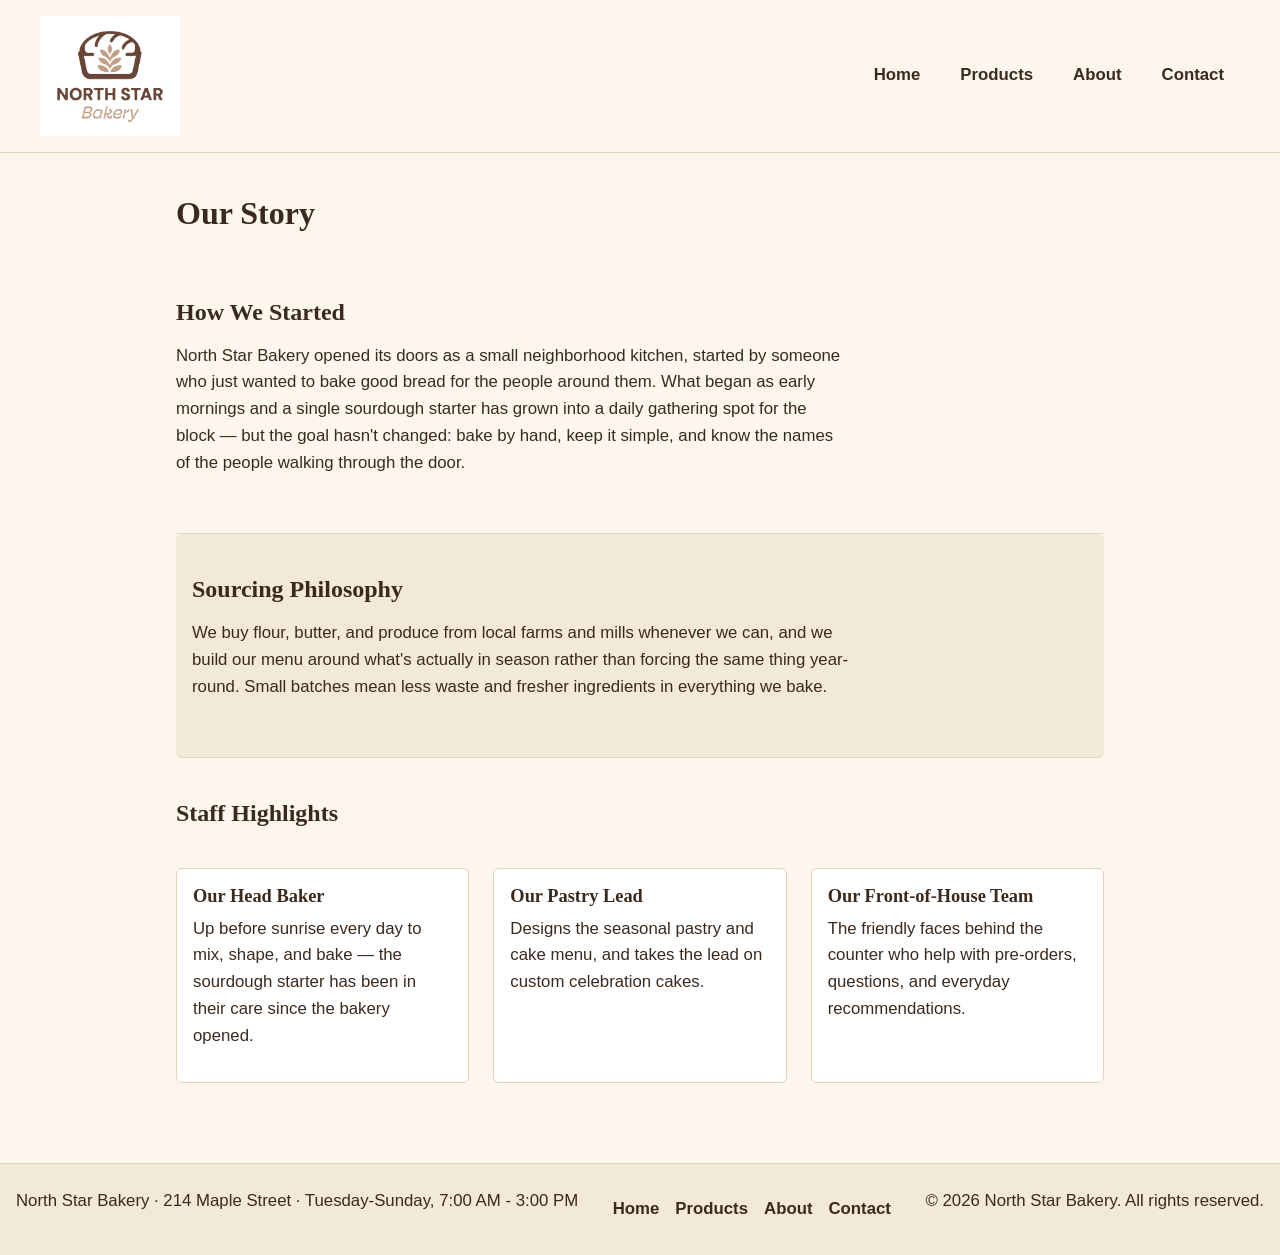
<file: about.html>
<!DOCTYPE html>
<html lang="en">
<head>
  <meta charset="UTF-8">
  <meta name="viewport" content="width=device-width, initial-scale=1.0">
  <title>North Star Bakery | About</title>
  <link rel="stylesheet" href="css/styles.css">
</head>
<body>

  <header>
    <a href="index.html">
      <img src="images/bakery-logo.png" alt="North Star Bakery logo">
    </a>
    <nav>
      <ul>
        <li><a href="index.html">Home</a></li>
        <li><a href="products.html">Products</a></li>
        <li><a href="about.html">About</a></li>
        <li><a href="contact.html">Contact</a></li>
      </ul>
    </nav>
  </header>

  <main>

    <h1>Our Story</h1>

    <section id="story">
      <h2>How We Started</h2>
      <p>North Star Bakery opened its doors as a small neighborhood kitchen, started by someone who just wanted to bake good bread for the people around them. What began as early mornings and a single sourdough starter has grown into a daily gathering spot for the block — but the goal hasn't changed: bake by hand, keep it simple, and know the names of the people walking through the door.</p>
    </section>

    <section id="sourcing">
      <h2>Sourcing Philosophy</h2>
      <p>We buy flour, butter, and produce from local farms and mills whenever we can, and we build our menu around what's actually in season rather than forcing the same thing year-round. Small batches mean less waste and fresher ingredients in everything we bake.</p>
    </section>

    <section id="staff">
      <h2>Staff Highlights</h2>

      <article>
        <h3>Our Head Baker</h3>
        <p>Up before sunrise every day to mix, shape, and bake — the sourdough starter has been in their care since the bakery opened.</p>
      </article>

      <article>
        <h3>Our Pastry Lead</h3>
        <p>Designs the seasonal pastry and cake menu, and takes the lead on custom celebration cakes.</p>
      </article>

      <article>
        <h3>Our Front-of-House Team</h3>
        <p>The friendly faces behind the counter who help with pre-orders, questions, and everyday recommendations.</p>
      </article>
    </section>

  </main>

  <footer>
    <p>North Star Bakery &middot; 214 Maple Street &middot; Tuesday-Sunday, 7:00 AM - 3:00 PM</p>
    <nav>
      <ul>
        <li><a href="index.html">Home</a></li>
        <li><a href="products.html">Products</a></li>
        <li><a href="about.html">About</a></li>
        <li><a href="contact.html">Contact</a></li>
      </ul>
    </nav>
    <p>&copy; 2026 North Star Bakery. All rights reserved.</p>
  </footer>

</body>
</html>
</file>
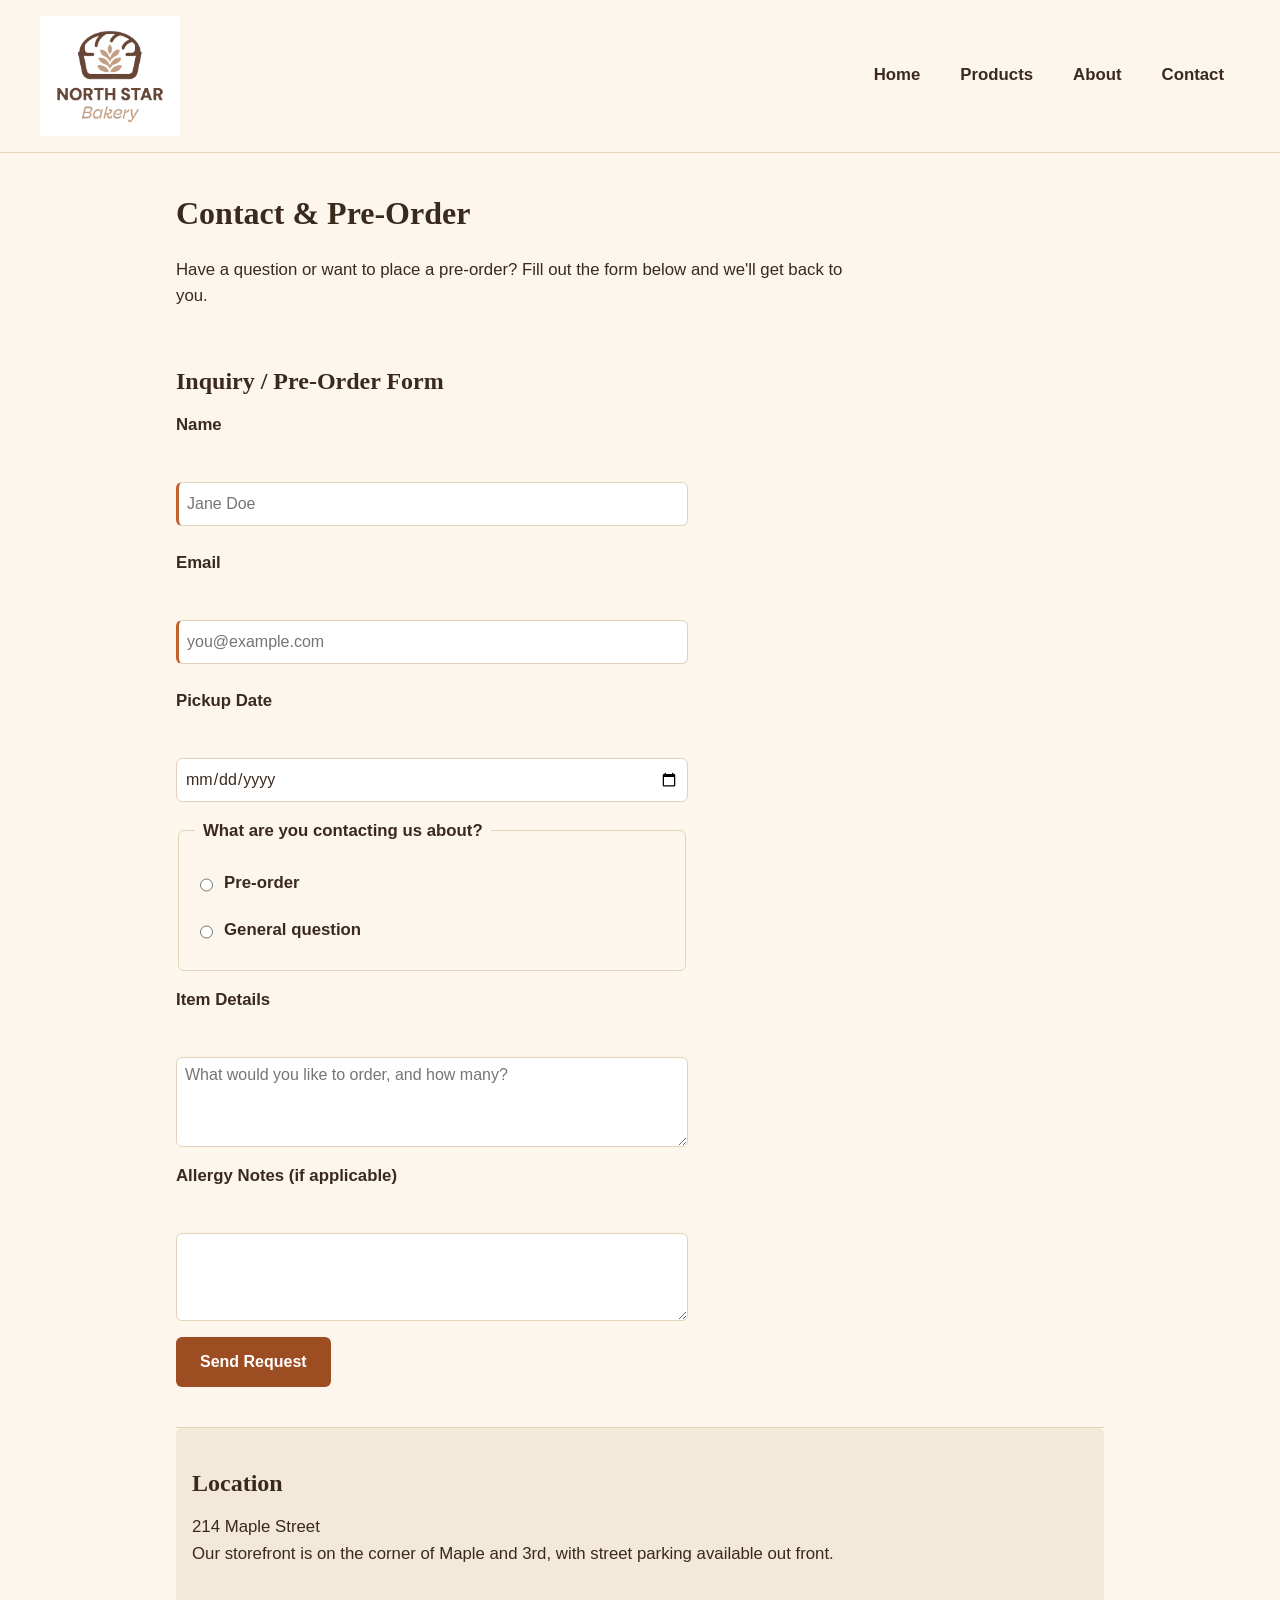
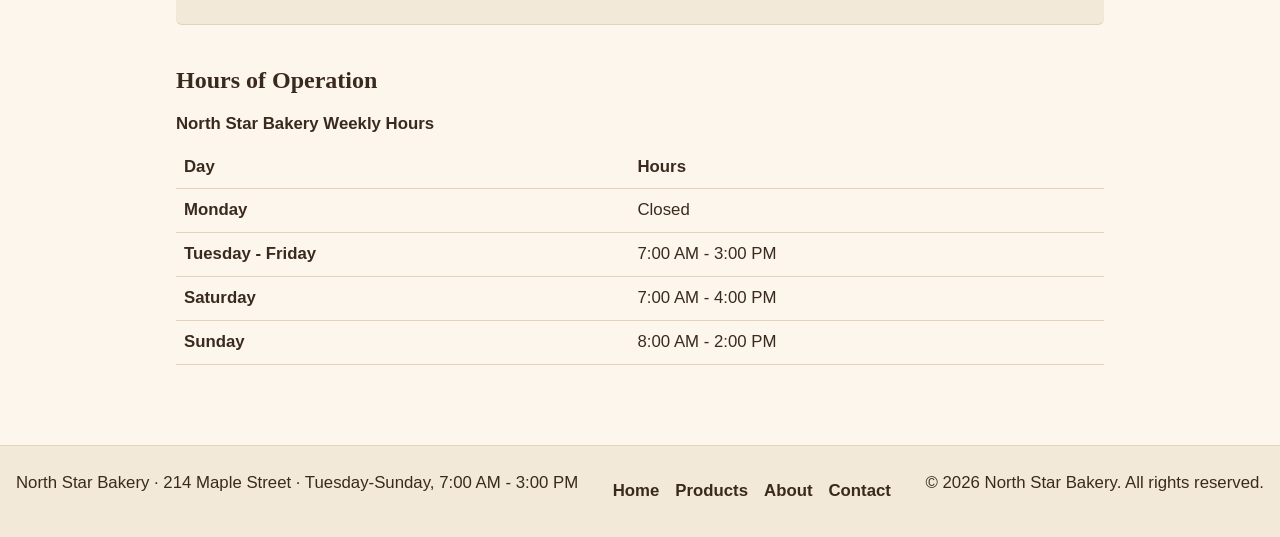
<file: contact.html>
<!DOCTYPE html>
<html lang="en">
<head>
  <meta charset="UTF-8">
  <meta name="viewport" content="width=device-width, initial-scale=1.0">
  <title>North Star Bakery | Contact</title>
  <link rel="stylesheet" href="css/styles.css">
</head>
<body>

  <header>
    <a href="index.html">
      <img src="images/bakery-logo.png" alt="North Star Bakery logo">
    </a>
    <nav>
      <ul>
        <li><a href="index.html">Home</a></li>
        <li><a href="products.html">Products</a></li>
        <li><a href="about.html">About</a></li>
        <li><a href="contact.html">Contact</a></li>
      </ul>
    </nav>
  </header>

  <main>

    <h1>Contact & Pre-Order</h1>
    <p>Have a question or want to place a pre-order? Fill out the form below and we'll get back to you.</p>

    <section id="inquiry-form">
      <h2>Inquiry / Pre-Order Form</h2>

      <p id="form-success" class="success-message" hidden>Thanks! Your request has been received — we'll be in touch soon.</p>

      <form action="#" method="post" novalidate>

        <p>
          <label for="name">Name</label><br>
          <input type="text" id="name" name="name" placeholder="Jane Doe" required>
          <span class="error-message" id="name-error"></span>
        </p>

        <p>
          <label for="email">Email</label><br>
          <input type="email" id="email" name="email" placeholder="you@example.com" required>
          <span class="error-message" id="email-error"></span>
        </p>

        <p>
          <label for="pickup-date">Pickup Date</label><br>
          <input type="date" id="pickup-date" name="pickup-date">
        </p>

        <fieldset>
          <legend>What are you contacting us about?</legend>
          <p>
            <input type="radio" id="request-preorder" name="request-type" value="preorder">
            <label for="request-preorder">Pre-order</label>
          </p>
          <p>
            <input type="radio" id="request-question" name="request-type" value="question">
            <label for="request-question">General question</label>
          </p>
        </fieldset>

        <p>
          <label for="item-details">Item Details</label><br>
          <textarea id="item-details" name="item-details" rows="4" placeholder="What would you like to order, and how many?"></textarea>
        </p>

        <p>
          <label for="allergy-notes">Allergy Notes (if applicable)</label><br>
          <textarea id="allergy-notes" name="allergy-notes" rows="3"></textarea>
        </p>

        <p>
          <button type="submit">Send Request</button>
        </p>

      </form>
    </section>

    <section id="location">
      <h2>Location</h2>
      <p>214 Maple Street<br>
      Our storefront is on the corner of Maple and 3rd, with street parking available out front.</p>
    </section>

    <section id="hours">
      <h2>Hours of Operation</h2>
      <table>
        <caption>North Star Bakery Weekly Hours</caption>
        <thead>
          <tr>
            <th scope="col">Day</th>
            <th scope="col">Hours</th>
          </tr>
        </thead>
        <tbody>
          <tr>
            <th scope="row">Monday</th>
            <td>Closed</td>
          </tr>
          <tr>
            <th scope="row">Tuesday - Friday</th>
            <td>7:00 AM - 3:00 PM</td>
          </tr>
          <tr>
            <th scope="row">Saturday</th>
            <td>7:00 AM - 4:00 PM</td>
          </tr>
          <tr>
            <th scope="row">Sunday</th>
            <td>8:00 AM - 2:00 PM</td>
          </tr>
        </tbody>
      </table>
    </section>

  </main>

  <footer>
    <p>North Star Bakery &middot; 214 Maple Street &middot; Tuesday-Sunday, 7:00 AM - 3:00 PM</p>
    <nav>
      <ul>
        <li><a href="index.html">Home</a></li>
        <li><a href="products.html">Products</a></li>
        <li><a href="about.html">About</a></li>
        <li><a href="contact.html">Contact</a></li>
      </ul>
    </nav>
    <p>&copy; 2026 North Star Bakery. All rights reserved.</p>
  </footer>

  <script src="js/script.js"></script>
</body>
</html>
</file>
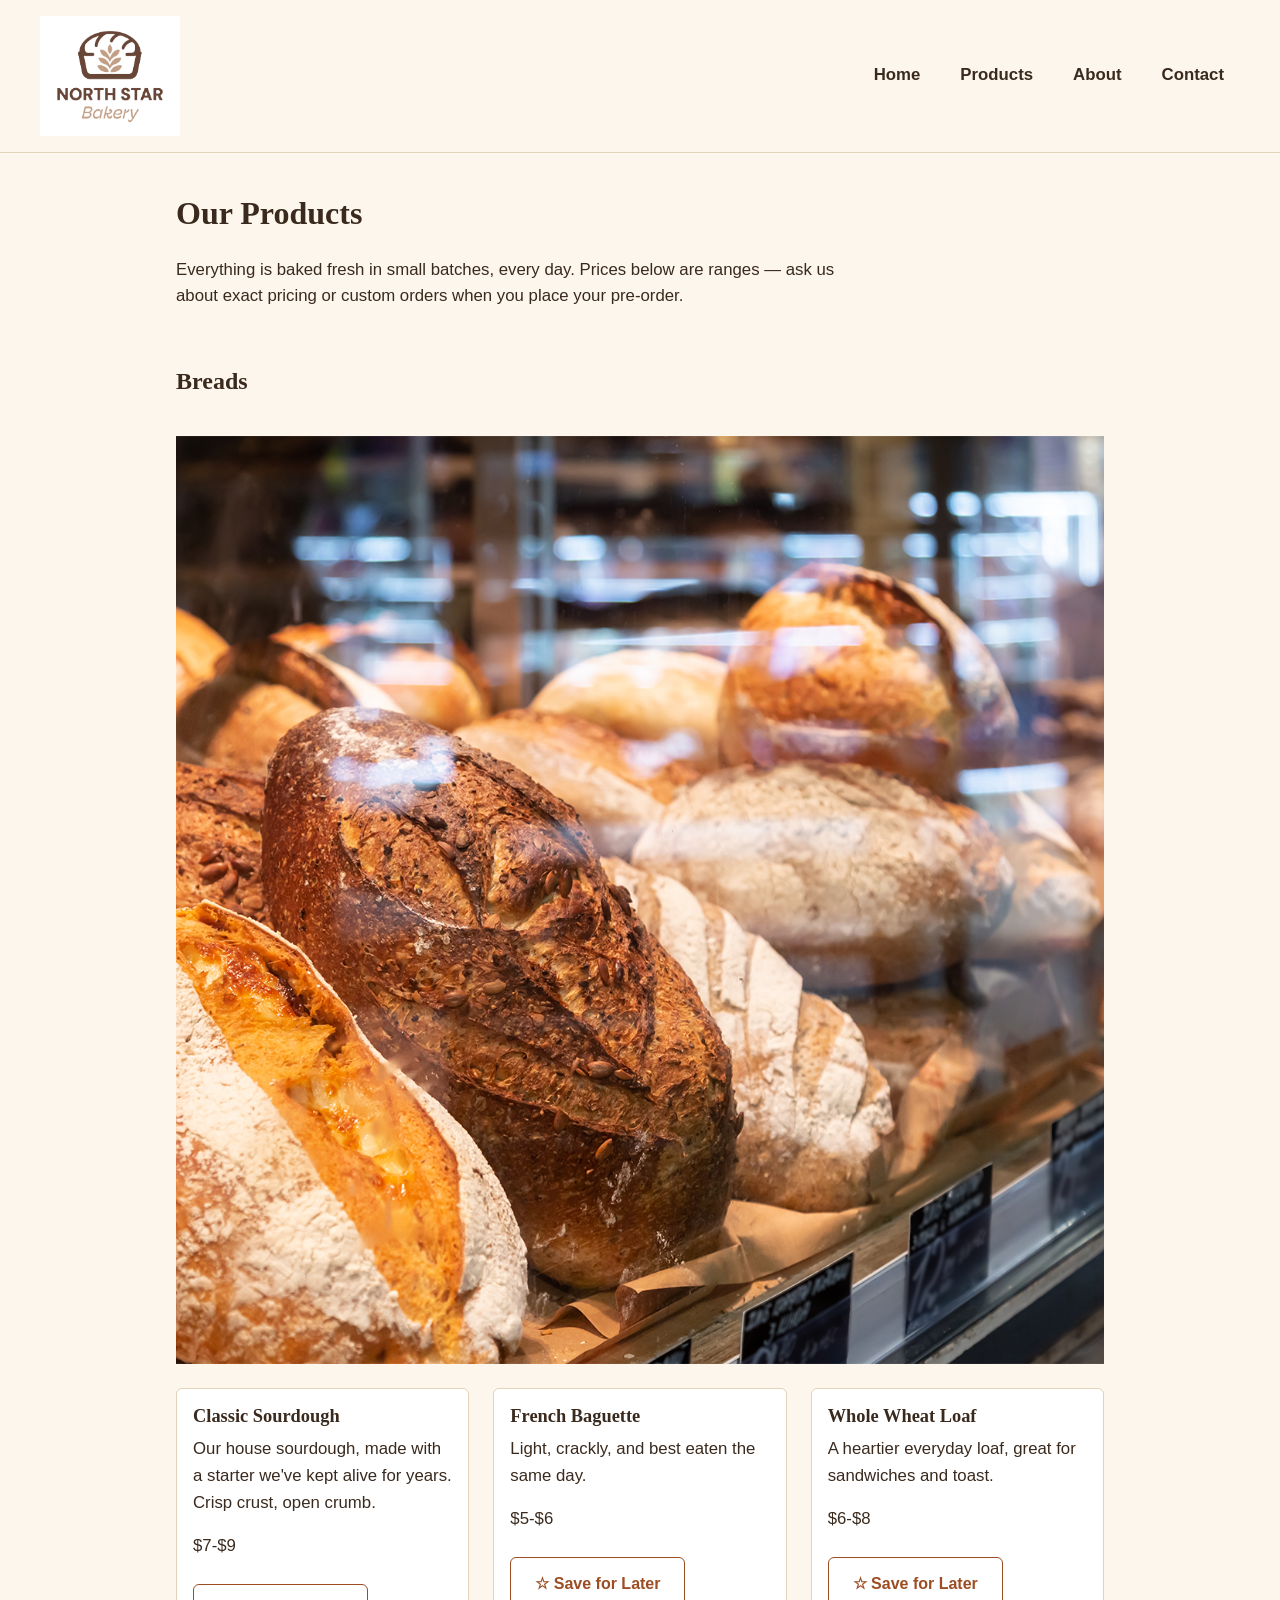
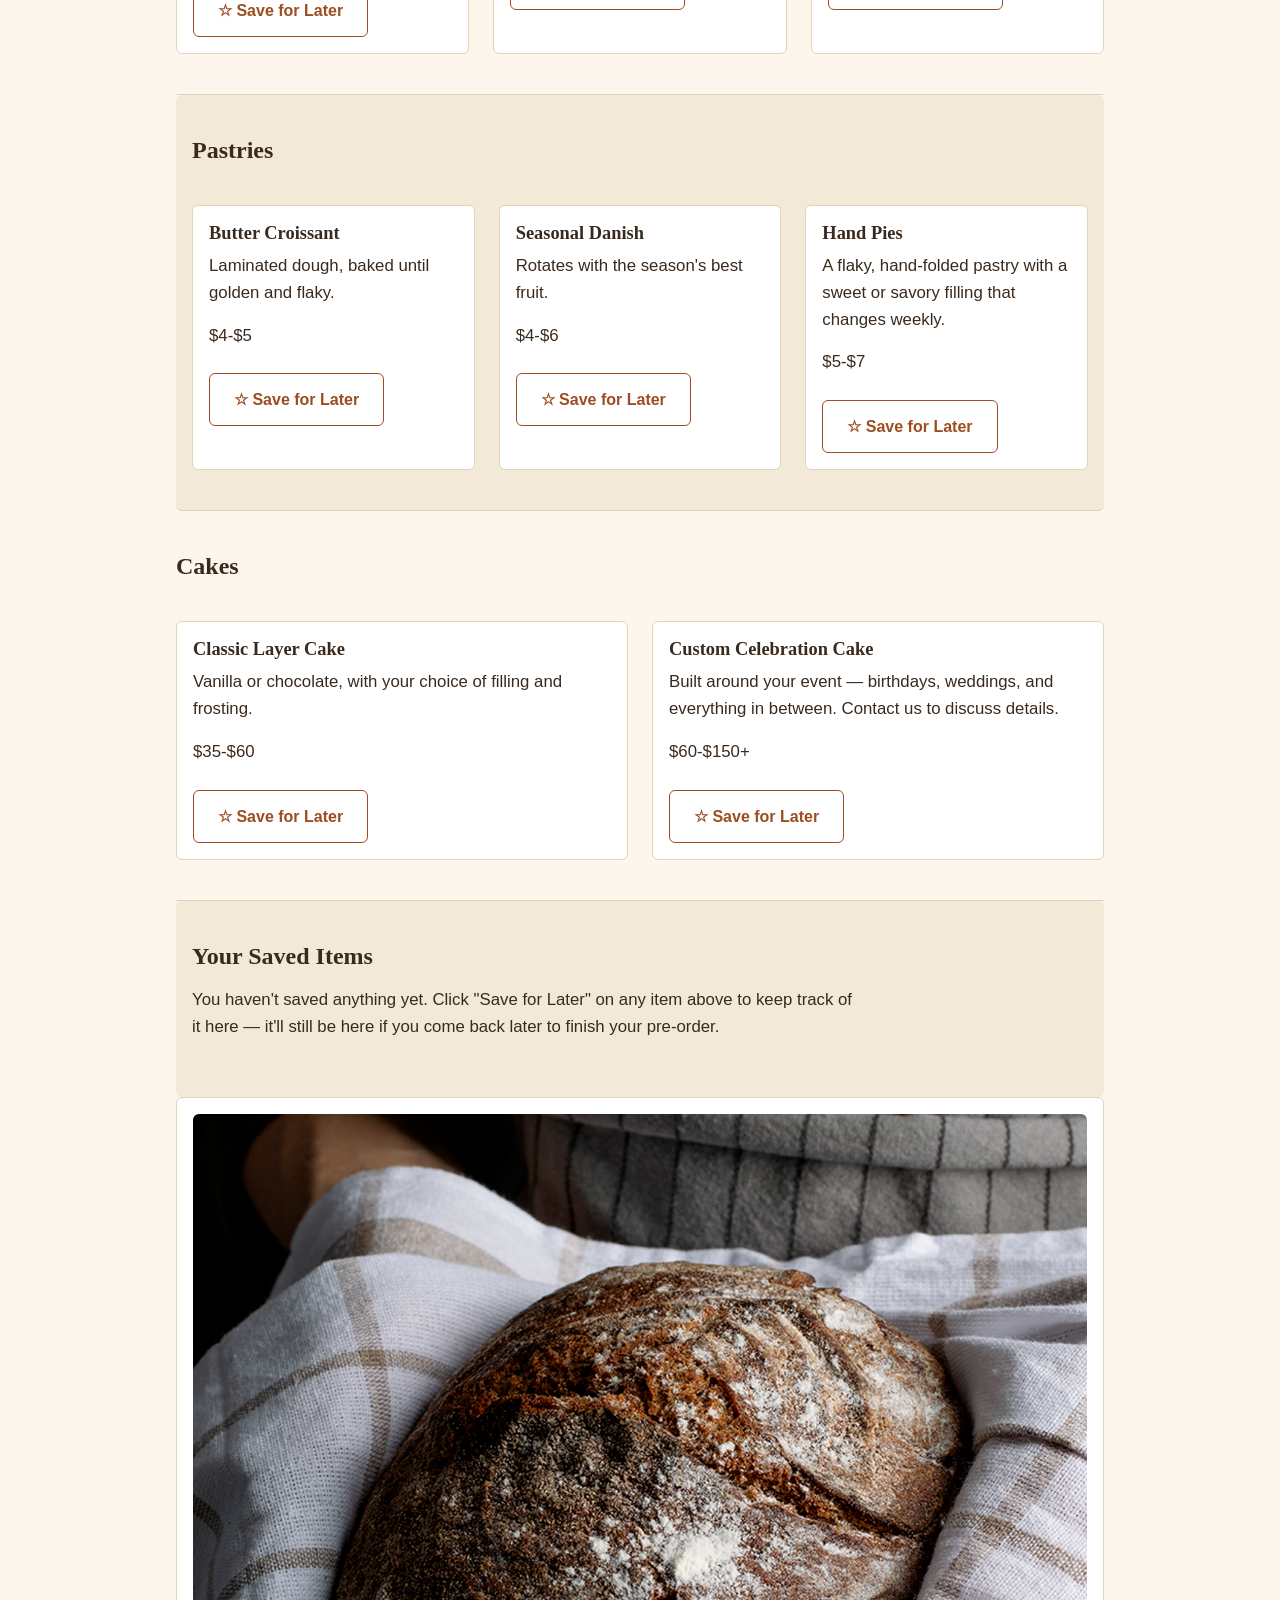
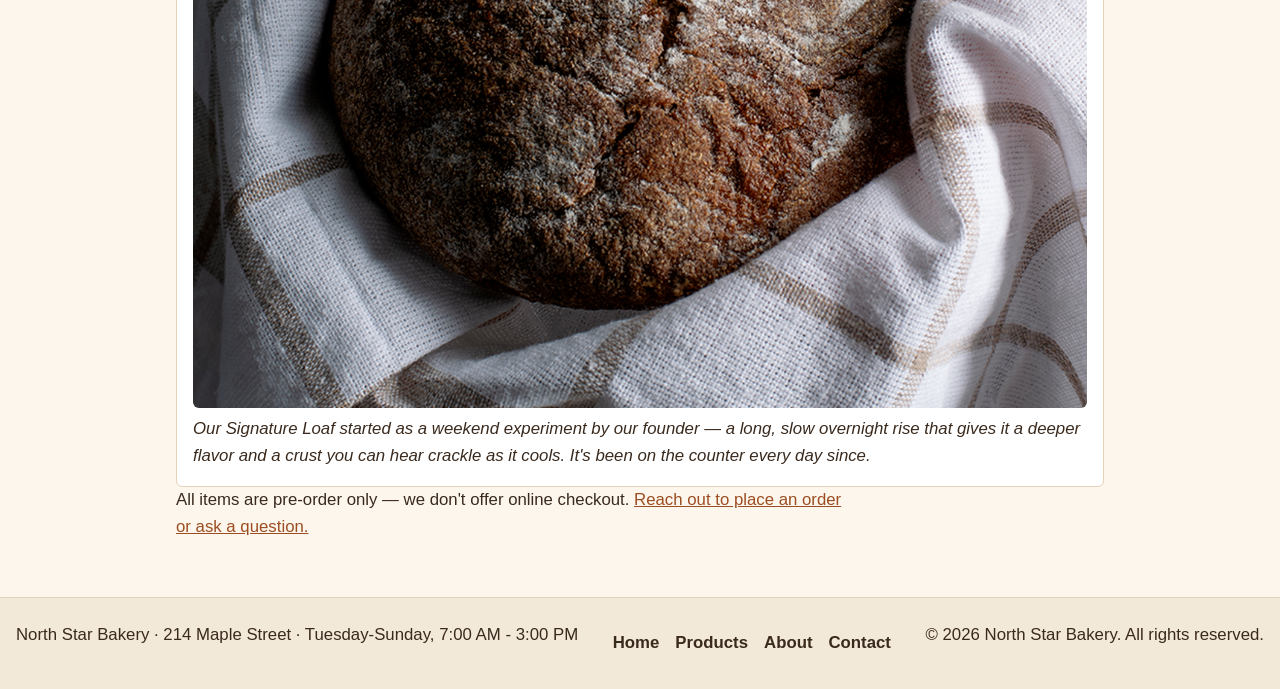
<file: products.html>
<!DOCTYPE html>
<html lang="en">
<head>
  <meta charset="UTF-8">
  <meta name="viewport" content="width=device-width, initial-scale=1.0">
  <title>North Star Bakery | Products</title>
  <link rel="stylesheet" href="css/styles.css">
</head>
<body>

  <header>
    <a href="index.html">
      <img src="images/bakery-logo.png" alt="North Star Bakery logo">
    </a>
    <nav>
      <ul>
        <li><a href="index.html">Home</a></li>
        <li><a href="products.html">Products</a></li>
        <li><a href="about.html">About</a></li>
        <li><a href="contact.html">Contact</a></li>
      </ul>
    </nav>
  </header>

  <main>

    <h1>Our Products</h1>
    <p>Everything is baked fresh in small batches, every day. Prices below are ranges — ask us about exact pricing or custom orders when you place your pre-order.</p>

    <section id="breads">
      <h2>Breads</h2>
      <img src="images/bakery-bread.png" alt="Assorted fresh-baked sourdough loaves and baguettes cooling on a wooden board">

      <article>
        <h3>Classic Sourdough</h3>
        <p>Our house sourdough, made with a starter we've kept alive for years. Crisp crust, open crumb.</p>
        <p>$7-$9</p>
        <button type="button" class="save-btn" data-item="Classic Sourdough">☆ Save for Later</button>
      </article>

      <article>
        <h3>French Baguette</h3>
        <p>Light, crackly, and best eaten the same day.</p>
        <p>$5-$6</p>
        <button type="button" class="save-btn" data-item="French Baguette">☆ Save for Later</button>
      </article>

      <article>
        <h3>Whole Wheat Loaf</h3>
        <p>A heartier everyday loaf, great for sandwiches and toast.</p>
        <p>$6-$8</p>
        <button type="button" class="save-btn" data-item="Whole Wheat Loaf">☆ Save for Later</button>
      </article>
    </section>

    <section id="pastries">
      <h2>Pastries</h2>

      <article>
        <h3>Butter Croissant</h3>
        <p>Laminated dough, baked until golden and flaky.</p>
        <p>$4-$5</p>
        <button type="button" class="save-btn" data-item="Butter Croissant">☆ Save for Later</button>
      </article>

      <article>
        <h3>Seasonal Danish</h3>
        <p>Rotates with the season's best fruit.</p>
        <p>$4-$6</p>
        <button type="button" class="save-btn" data-item="Seasonal Danish">☆ Save for Later</button>
      </article>

      <article>
        <h3>Hand Pies</h3>
        <p>A flaky, hand-folded pastry with a sweet or savory filling that changes weekly.</p>
        <p>$5-$7</p>
        <button type="button" class="save-btn" data-item="Hand Pies">☆ Save for Later</button>
      </article>
    </section>

    <section id="cakes">
      <h2>Cakes</h2>

      <article>
        <h3>Classic Layer Cake</h3>
        <p>Vanilla or chocolate, with your choice of filling and frosting.</p>
        <p>$35-$60</p>
        <button type="button" class="save-btn" data-item="Classic Layer Cake">☆ Save for Later</button>
      </article>

      <article>
        <h3>Custom Celebration Cake</h3>
        <p>Built around your event — birthdays, weddings, and everything in between. Contact us to discuss details.</p>
        <p>$60-$150+</p>
        <button type="button" class="save-btn" data-item="Custom Celebration Cake">☆ Save for Later</button>
      </article>
    </section>

    <section id="saved-items">
      <h2>Your Saved Items</h2>
      <p id="saved-items-empty">You haven't saved anything yet. Click "Save for Later" on any item above to keep track of it here — it'll still be here if you come back later to finish your pre-order.</p>
      <ul id="saved-items-list"></ul>
    </section>

    <figure>
      <img src="images/bakery-signature-loaf.png" alt="A single golden sourdough loaf with a deeply scored top, sliced open to show the crumb">
      <figcaption>Our Signature Loaf started as a weekend experiment by our founder — a long, slow overnight rise that gives it a deeper flavor and a crust you can hear crackle as it cools. It's been on the counter every day since.</figcaption>
    </figure>

    <p>All items are pre-order only — we don't offer online checkout. <a href="contact.html">Reach out to place an order or ask a question.</a></p>

  </main>

  <footer>
    <p>North Star Bakery &middot; 214 Maple Street &middot; Tuesday-Sunday, 7:00 AM - 3:00 PM</p>
    <nav>
      <ul>
        <li><a href="index.html">Home</a></li>
        <li><a href="products.html">Products</a></li>
        <li><a href="about.html">About</a></li>
        <li><a href="contact.html">Contact</a></li>
      </ul>
    </nav>
    <p>&copy; 2026 North Star Bakery. All rights reserved.</p>
  </footer>

  <script src="js/script.js"></script>
</body>
</html>
</file>
<file: css/styles.css>
:root {
  --color-bg: #fdf6ec;
  --color-bg-alt: #f3e9d8;
  --color-text: #3a2a1e;
  --color-accent: #c1622d;
  --color-accent-dark: #9c4d22;
  --color-accent-darker: #7a3c1a;
  --color-border: #e2d3ba;
  --color-invalid: #b3261e;
  --color-valid: #4b7f52;

  --font-heading: Georgia, "Times New Roman", serif;
  --font-body: Verdana, Geneva, sans-serif;

  --space-xs: 0.5rem;
  --space-sm: 1rem;
  --space-md: 1.5rem;
  --space-lg: 2.5rem;
  --space-xl: 4rem;

  --container-width: 42rem;
  --radius: 6px;
}

*,
*::before,
*::after {
  box-sizing: border-box;
}

body {
  margin: 0;
  background-color: var(--color-bg);
  color: var(--color-text);
  font-family: var(--font-body);
  font-size: 1rem;
  line-height: 1.6;
}

img,
video {
  max-width: 100%;
  height: auto;
  display: block;
}

a {
  color: var(--color-accent-dark);
}

h1,
h2,
h3 {
  font-family: var(--font-heading);
  line-height: 1.25;
  color: var(--color-text);
  margin-top: 0;
}

h1 {
  font-size: 2rem;
  margin-bottom: var(--space-md);
}

h2 {
  font-size: 1.5rem;
  margin-bottom: var(--space-sm);
}

h3 {
  font-size: 1.15rem;
  margin-bottom: var(--space-xs);
}

p {
  margin-top: 0;
  margin-bottom: var(--space-sm);
}

.container {
  max-width: var(--container-width);
  margin: 0 auto;
  padding: 0 var(--space-sm);
}

main {
  display: block;
  padding: var(--space-md) var(--space-sm);
  max-width: 60rem;
  margin: 0 auto;
}

header {
  display: flex;
  flex-direction: column;
  align-items: center;
  gap: var(--space-sm);
  padding: var(--space-sm);
  background-color: var(--color-bg);
  border-bottom: 1px solid var(--color-border);
}

header img {
  max-width: 140px;
}

header nav ul {
  display: flex;
  flex-direction: column;
  align-items: center;
  gap: var(--space-xs);
  list-style: none;
  margin: 0;
  padding: 0;
  flex-wrap: wrap;
}

header nav a {
  text-decoration: none;
  color: var(--color-text);
  font-weight: 700;
  padding: var(--space-xs) var(--space-sm);
  border-radius: var(--radius);
  transition: background-color 0.2s ease, color 0.2s ease;
  min-height: 44px;
  display: inline-flex;
  align-items: center;
}

header nav a:hover,
header nav a:focus-visible {
  background-color: var(--color-accent-dark);
  color: #fff;
}

header nav a:focus-visible {
  outline: 3px solid var(--color-accent-darker);
  outline-offset: 2px;
}

header nav a:active {
  background-color: var(--color-accent-darker);
}

section {
  padding: var(--space-lg) 0;
  border-bottom: 1px solid var(--color-border);
}

section:last-of-type {
  border-bottom: none;
}

section:nth-of-type(even) {
  background-color: var(--color-bg-alt);
  padding-left: var(--space-sm);
  padding-right: var(--space-sm);
  border-radius: var(--radius);
}

#known-for,
#breads,
#pastries,
#cakes,
#staff {
  display: flex;
  flex-wrap: wrap;
  gap: var(--space-md);
}

#known-for h2,
#breads h2,
#pastries h2,
#cakes h2,
#staff h2 {
  flex-basis: 100%;
}

#known-for article,
#breads article,
#pastries article,
#cakes article,
#staff article {
  flex: 1 1 220px;
  background-color: #fff;
  border: 1px solid var(--color-border);
  border-radius: var(--radius);
  padding: var(--space-sm);
}

#known-for article:first-child,
#breads article:first-child,
#pastries article:first-child,
#cakes article:first-child,
#staff article:first-child {
  margin-left: 0;
}

figure {
  margin: 0;
  padding: var(--space-sm);
  background-color: #fff;
  border: 1px solid var(--color-border);
  border-radius: var(--radius);
}

figure img {
  border-radius: var(--radius);
  margin-bottom: var(--space-xs);
}

figcaption {
  font-style: italic;
  color: var(--color-text);
}

picture img {
  border-radius: var(--radius);
}

video,
audio {
  width: 100%;
  border-radius: var(--radius);
}

form {
  display: flex;
  flex-direction: column;
  gap: var(--space-sm);
  max-width: 32rem;
}

form p {
  margin: 0;
  display: flex;
  flex-direction: column;
  gap: var(--space-xs);
}

label {
  font-weight: 700;
}

input,
textarea {
  font-family: var(--font-body);
  font-size: 1rem;
  padding: var(--space-xs);
  border: 1px solid var(--color-border);
  border-radius: var(--radius);
  min-height: 44px;
  background-color: #fff;
  color: var(--color-text);
}

textarea {
  min-height: 88px;
  resize: vertical;
}

input:focus-visible,
textarea:focus-visible {
  outline: 3px solid var(--color-accent);
  outline-offset: 1px;
}

input:required,
textarea:required {
  border-left: 3px solid var(--color-accent);
}

input:required:valid:not(:placeholder-shown) {
  border-color: var(--color-valid);
}

input:required:invalid:not(:placeholder-shown) {
  border-color: var(--color-invalid);
}

fieldset {
  border: 1px solid var(--color-border);
  border-radius: var(--radius);
  padding: var(--space-sm);
}

legend {
  font-weight: 700;
  padding: 0 var(--space-xs);
}

fieldset p {
  flex-direction: row;
  align-items: center;
  gap: var(--space-xs);
}

table {
  width: 100%;
  border-collapse: collapse;
}

caption {
  font-weight: 700;
  margin-bottom: var(--space-xs);
  text-align: left;
}

th,
td {
  text-align: left;
  padding: var(--space-xs);
  border-bottom: 1px solid var(--color-border);
}

button {
  font-family: var(--font-body);
  font-size: 1rem;
  font-weight: 700;
  color: #fff;
  background-color: var(--color-accent-dark);
  border: none;
  border-radius: var(--radius);
  padding: var(--space-sm) var(--space-md);
  min-height: 44px;
  cursor: pointer;
  transition: background-color 0.2s ease;
  align-self: flex-start;
}

button:hover {
  background-color: var(--color-accent-darker);
}

button:focus-visible {
  outline: 3px solid var(--color-text);
  outline-offset: 2px;
}

button:active {
  background-color: var(--color-accent-darker);
}

footer {
  display: flex;
  flex-direction: column;
  align-items: center;
  gap: var(--space-sm);
  padding: var(--space-md) var(--space-sm);
  background-color: var(--color-bg-alt);
  border-top: 1px solid var(--color-border);
  text-align: center;
}

footer nav ul {
  display: flex;
  flex-wrap: wrap;
  justify-content: center;
  gap: var(--space-sm);
  list-style: none;
  margin: 0;
  padding: 0;
}

footer nav a {
  text-decoration: none;
  color: var(--color-text);
  font-weight: 700;
}

footer nav a:hover,
footer nav a:focus-visible {
  color: var(--color-accent-dark);
}

@media (min-width: 700px) {
  header {
    flex-direction: row;
    justify-content: space-between;
    padding: var(--space-sm) var(--space-lg);
  }

  header nav ul {
    flex-direction: row;
  }

  #hero {
    display: flex;
    flex-direction: row-reverse;
    align-items: center;
    gap: var(--space-lg);
  }

  .hero-text,
  #hero img {
    flex: 1 1 0;
    min-width: 0;
  }

  footer {
    flex-direction: row;
    justify-content: space-between;
    text-align: left;
  }

  body {
    font-size: 1.05rem;
  }
}

@media (min-width: 1000px) {
  main {
    padding: var(--space-lg) var(--space-sm);
  }

  .container,
  main p {
    max-width: var(--container-width);
  }
}

@media (prefers-reduced-motion: reduce) {
  * {
    transition: none !important;
  }
}

.save-btn {
  margin-top: var(--space-xs);
  background-color: #fff;
  color: var(--color-accent-dark);
  border: 1px solid var(--color-accent-dark);
}

.save-btn:hover {
  background-color: var(--color-bg-alt);
}

.save-btn.saved {
  background-color: var(--color-accent-dark);
  color: #fff;
}

.save-btn.saved:hover {
  background-color: var(--color-accent-darker);
}

#saved-items-list {
  padding-left: var(--space-md);
}

#saved-items-list li {
  margin-bottom: var(--space-xs);
}

.error-message {
  color: var(--color-invalid);
  font-size: 0.9rem;
}

.success-message {
  color: var(--color-valid);
  font-weight: 700;
  padding: var(--space-sm);
  background-color: #fff;
  border: 1px solid var(--color-valid);
  border-radius: var(--radius);
}
</file>
